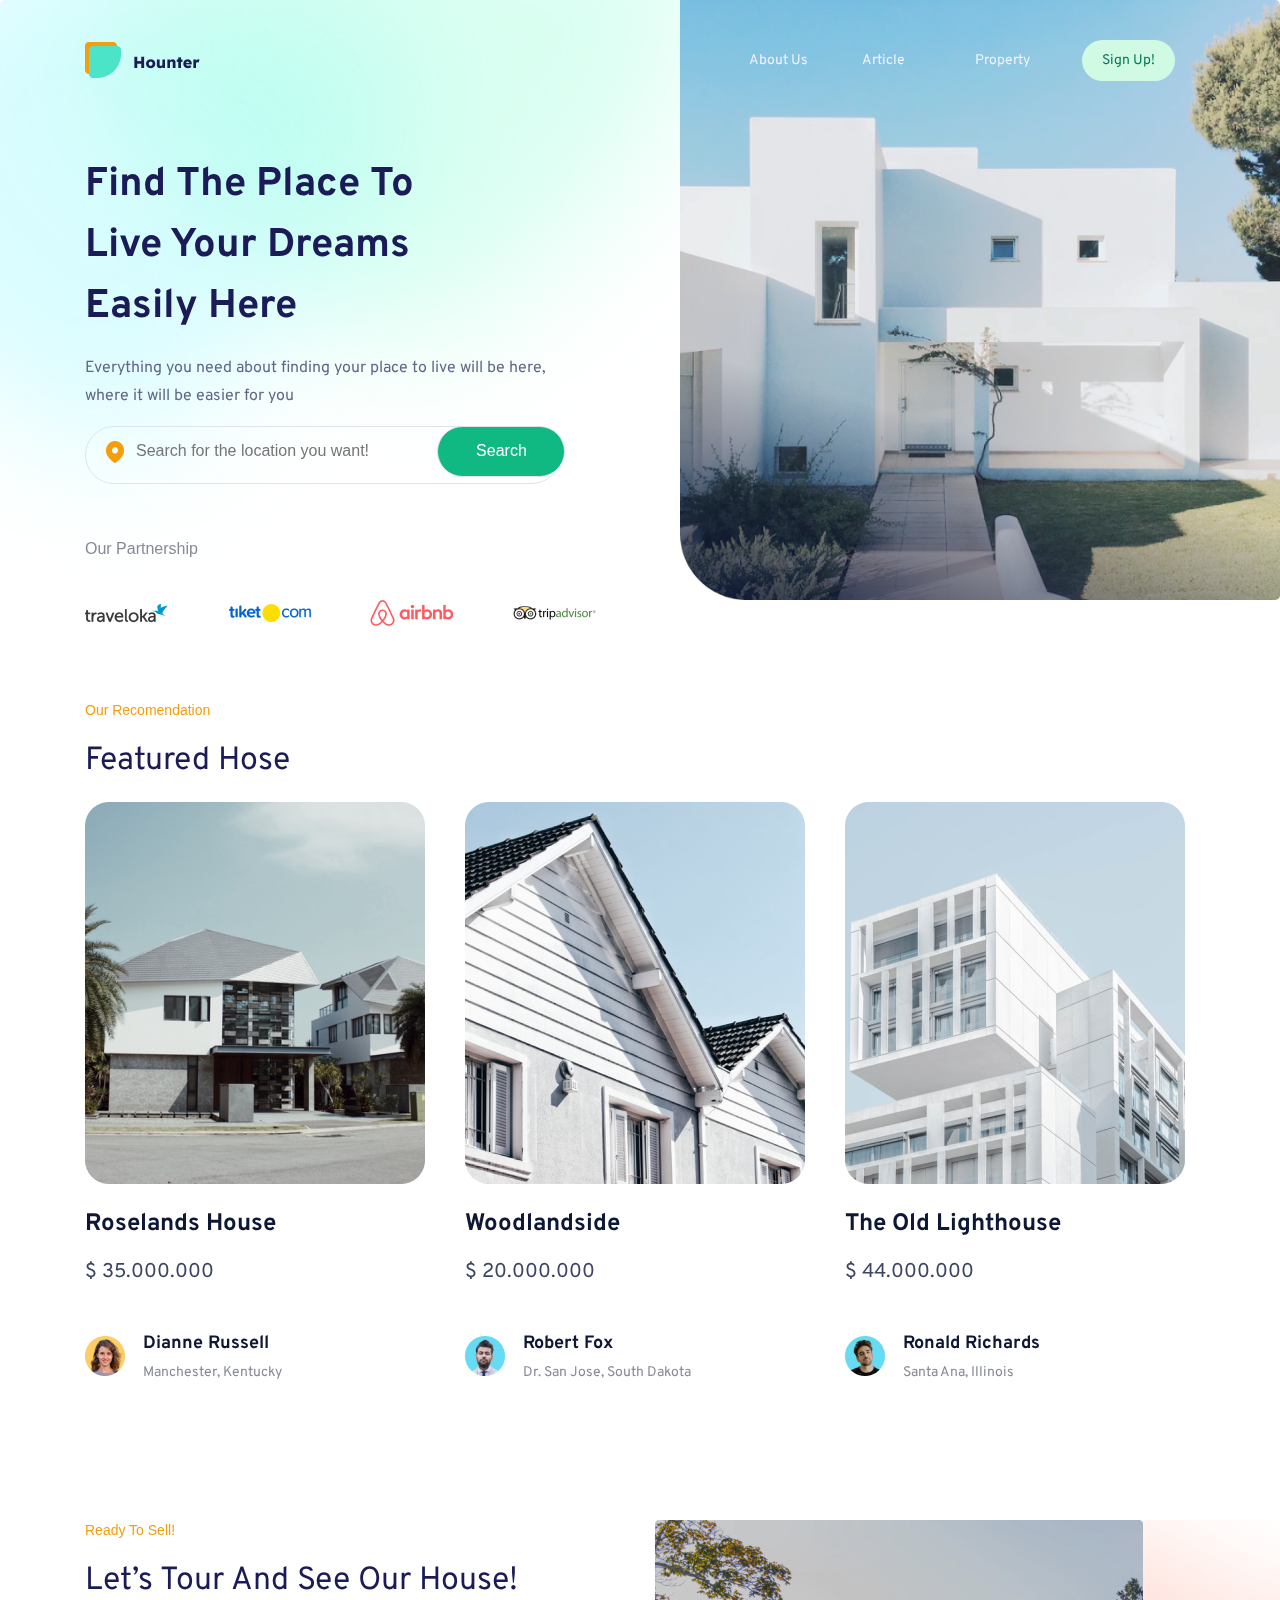
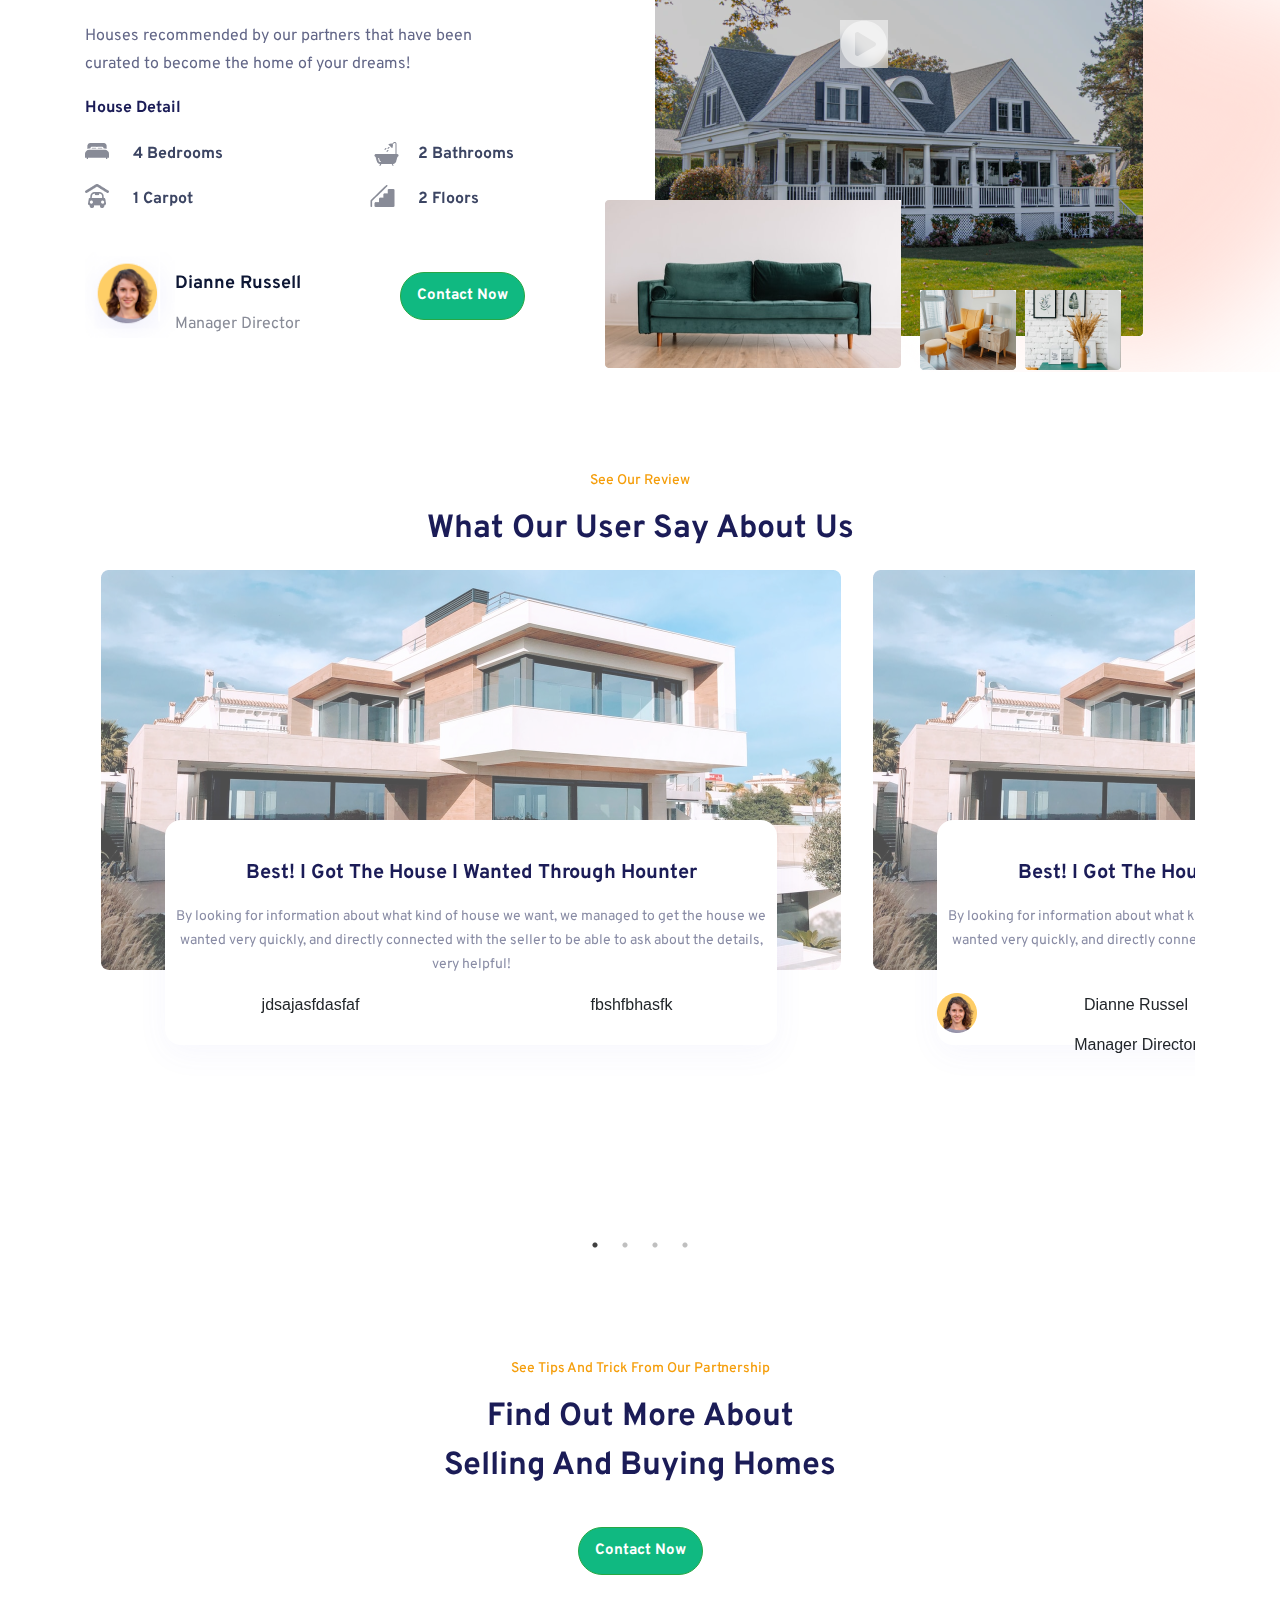
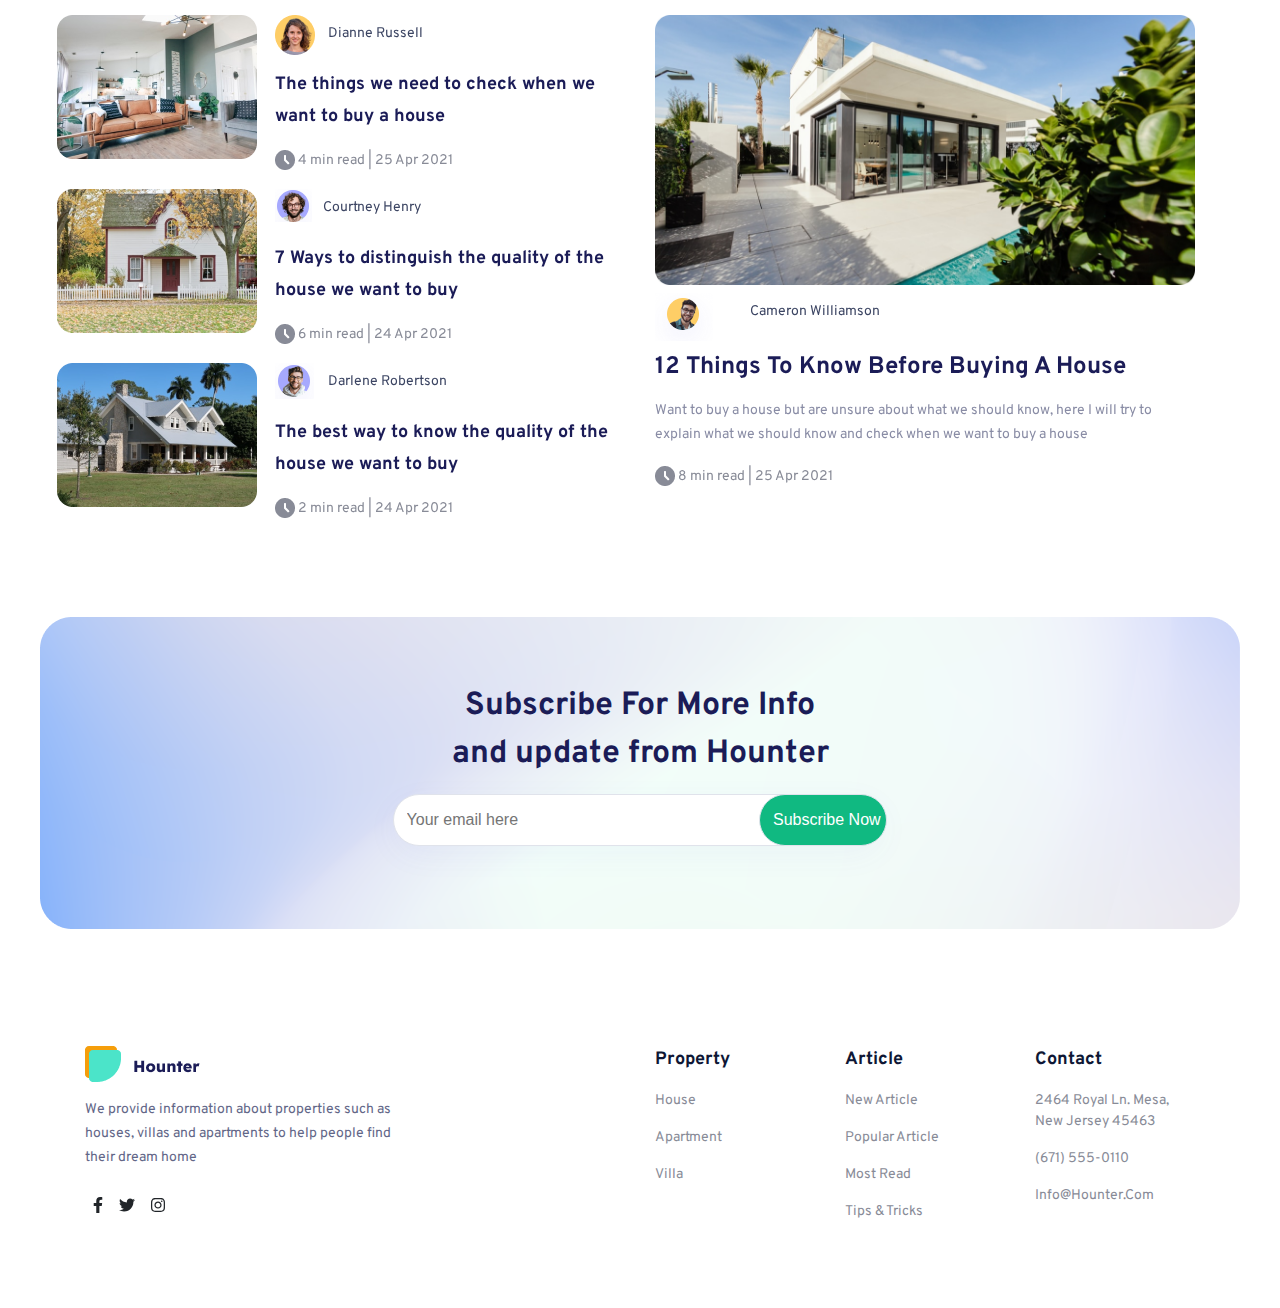
<file: hounter-html/hounter.html>
<!DOCTYPE html>
<html lang="en">
<head>
    <meta charset="UTF-8">
    <meta http-equiv="X-UA-Compatible" content="IE=edge">
    <meta name="viewport" content="width=device-width, initial-scale=1.0">
    <link rel="stylesheet" href="../css/bootstrap.css">
    <link rel="stylesheet" href="../css/bootstrap-reboot.css.map">
    <link rel="stylesheet" href="../css/bootstrap.min.css.map">
    <link rel="stylesheet" href="../css/bootstrap-grid.min.css.map">
    <link rel="stylesheet" href="../css/bootstrap.min.css">
    <link rel="preconnect" href="https://fonts.gstatic.com">
    <link href="https://fonts.googleapis.com/css2?family=Lexend:wght@300&display=swap" rel="stylesheet">
    <link rel="preconnect" href="https://fonts.gstatic.com">
    <link href="https://fonts.googleapis.com/css2?family=Overpass:wght@200;400&display=swap" rel="stylesheet">
    <link rel="preconnect" href="https://fonts.gstatic.com">
    <link href="https://fonts.googleapis.com/css2?family=Overpass:wght@200;400&display=swap" rel="stylesheet">
    <link rel="stylesheet" href="../css/hounter.css">
    <link rel="stylesheet" href="../hounter-html/fontawesome/css/all.min.css">    
    <link rel="stylesheet" href="../hounter-html/fontawesome/css/fontawesome.min.css">    
    <link rel="stylesheet" href="../plugins/slick-master/slick/slick.css">
    <link rel="stylesheet" type="text/css" href="../plugins/slick-master/slick/slick-theme.css">
    <title>Welcome to Hounter!</title>
</head>
<body>


    <nav class="navbar navbar-expand-lg navbar-light">
        <div class="container">
            <a class="navbar-brand" href="#">
                <img src="../images/logo-hounter.png" width="115">
            </a>
            <div class="collapse navbar-collapse">
                <div class="navbar-nav ml-auto">
                <a class="nav-link" style="color: #F0F3FD;" href="#">About Us</a>
                <a class="nav-link" style="color: #F0F3FD;" href="#">Article</a>
                <a class="nav-link" style="color: #F0F3FD;" href="#">Property</a>
                <a class="nav-link-1" style="color: #047857;" href="#">Sign Up!</a>
                </div>
            </div>
        </div>
    </nav>





    <section class="content-hounter-1">
        <div class="jumbotron">
            <div class="container content1">
                <div class="row">
                    <div class="col-6 top-bg">
                        <h1 class="tagline-hounter">
                            find the place to <br> live your dreams <br> easily here
                        </h1>
                        <p class="p-tagline mt-3">
                            Everything you need about finding your place to live will be here, <br> where it will be easier for you
                        </p> 
                        <div class="search">
                            <input type="text" class="search-bar" placeholder="Search for the location you want!">
                            <input type="button" class="search-btn" value="Search">
                        </div>
                            <p class="p1 mt-5">
                                Our Partnership 
                            </p>
                            <div class="row">
                                <div class="col-3">
                                    <img src="../images/logo-traveloka.png" alt="">
                                </div>
                                <div class="col-3">
                                    <img src="../images/logo-tiketcom.png" alt="">
                                </div>
                                <div class="col-3">
                                    <img src="../images/logo-airbnb.png" alt="">
                                </div>
                                <div class="col-3">
                                    <img src="../images/logo-advisor.png" alt="">
                                </div>
                            </div>
                        </div>
                    </div>
                </div>
            </div>
            
        </div>
    </section>



<section class="content-hounter-2 mt-5">
    <div class="container content2">
        <div class="row">
            <div class="col">
                <p class="p-recomendation">
                    Our Recomendation
                </p>
                <p class="p-featured">
                    Featured Hose
                </p>
            </div>
        </div>
    </div>
</section>



<section class="card-featured">
    <div class="container">
        <div class="row">
            <div class="col-4 card-house">
                <div class="img-card">
                    <img class="img-fluid" src="../images/img-card-1.png">
                    <div class="name-card">
                        <p class="name-card-1 mt-4">
                            Roselands House
                        </p>
                        <p class="price-card">
                            $ 35.000.000
                        </p>
                    </div>
                </div>
                <div class="mt-4">
                    <div class="row no-gutters">
                        <div class="col-md-2">
                            <img src="../images/icon-human-1.png" class="mt-4">
                        </div>
                        <div class="col-md-10">
                            <div class="card-body">
                                <p class="card-title-houses" style="margin-left: -20px;">
                                    Dianne Russell
                                </p>
                                <p class="card-text-houses" style="margin-left: -20px; margin-top: -10px;">
                                    Manchester, Kentucky
                                </p>
                            </div>
                        </div>
                    </div>
                </div>
            </div>
            <div class="col-4 card-house">
                <div class="img-card">
                    <img class="img-fluid" src="../images/img-card-2.png">
                    <div class="name-card">
                        <p class="name-card-1 mt-4">
                            Woodlandside
                        </p>
                        <p class="price-card">
                            $ 20.000.000
                        </p>
                    </div>
                </div>
                <div class="mt-4">
                    <div class="row no-gutters">
                        <div class="col-md-2">
                            <img src="../images/icon-human-2.png" class="mt-4">
                        </div>
                        <div class="col-md-10">
                            <div class="card-body">
                                <p class="card-title-houses" style="margin-left: -20px;">
                                    Robert Fox
                                </p>
                                <p class="card-text-houses" style="margin-left: -20px; margin-top: -10px;">
                                    Dr. San Jose, South Dakota
                                </p>
                            </div>
                        </div>
                    </div>
                </div>
            </div>
            <div class="col-4 card-house">
                <div class="img-card">
                    <img class="img-fluid" src="../images/img-card-3.png">
                    <div class="name-card">
                        <p class="name-card-1 mt-4">
                            The Old Lighthouse
                        </p>
                        <p class="price-card">
                            $ 44.000.000
                        </p>
                    </div>
                </div>
                <div class="mt-4">
                    <div class="row no-gutters">
                        <div class="col-md-2">
                            <img src="../images/icon-human-3.png" class="mt-4">
                        </div>
                        <div class="col-md-10">
                            <div class="card-body">
                                <p class="card-title-houses" style="margin-left: -20px;">
                                    Ronald Richards
                                </p>
                                <p class="card-text-houses" style="margin-left: -20px; margin-top: -10px;">
                                    Santa Ana, Illinois
                                </p>
                            </div>
                        </div>
                    </div>
                </div>
            </div>
        </div>
    </div>
</section>



<section class="bg-2">
    <div class="container content-3">
        <div class="row">
            <div class="col-6">
                <p class="p-recomendation">
                    Ready to Sell!
                </p>
                <p class="p-featured">
                    Let’s tour and see our house!
                </p>
                <p class="p-houses">
                    Houses recommended by our partners that have been <br> curated to become the home of your dreams!
                </p>
                <p class="p-detail">
                    House Detail
                </p>
                <div class="row row-cols-2">
                    <div class="col">
                        <div class="row">
                            <div class="col-2">
                                <img src="../images/icon-bedrooms.png">
                            </div>
                            <div class="col-10 pt-1">
                                <p class="p-icon">4 Bedrooms</p>
                            </div>
                        </div>
                    </div>
                    <div class="col">
                        <div class="row">
                            <div class="col-2">
                                <img src="../images/icon-bathrooms.png">
                            </div>
                            <div class="col-10 pt-1">
                                <p class="p-icon">2 Bathrooms</p>
                            </div>
                        </div>
                    </div>
                    <div class="col">
                        <div class="row">
                            <div class="col-2">
                                <img src="../images/icon-carpot.png">
                            </div>
                            <div class="col-4 pt-1">
                                <p class="p-icon">1 Carpot</p>
                            </div>
                        </div>
                    </div>
                    <div class="col">
                        <div class="row">
                            <div class="col-2">
                                <img src="../images/icon-floors.png">
                            </div>
                            <div class="col-4 pt-1">
                                <p class="p-icon">2 Floors</p>
                            </div>
                        </div>
                    </div>
                </div>
                <div class="mt-4">
                    <div class="row no-gutters">
                        <div class="col-md-2">
                            <img src="../images/card-humann.png" class="card-img">
                        </div>
                        <div class="col-md-5">
                            <div class="card-body">
                                <p class="card-title-3" style="margin-left: -20px;">
                                    Dianne Russell
                                </p>
                                <p class="card-text-3" style="margin-left: -20px;">
                                    Manager Director
                                </p>
                            </div>
                        </div>
                        <div class="col-md-5">
                            <button type="button" class="btn btn-success btn-lg">Contact Now</button>
                        </div>
                    </div>
                </div>
            </div>
            <div class="col-6">
                <div>
                    <img src="../images/image-2.png">
                </div>
                <div>
                    <img src="../images/image-3.png" style="position: absolute; top:280px ; right: 309px;">
                    <i class="fas fa-play-circle" style="position: absolute; height: 48px; width: 48px; 
                    top: 100px; left: 200px;"></i>
                </div>
                <div>
                    <img src="../images/image-4.png" style="position: absolute; left: 385px; top: 370px;">
                </div>
                <div>
                    <img src="../images/image-5.png" style="position: absolute; left: 280px; top: 370px;">
                </div>
            </div>
        </div>
    </div>
</section>



<section>
    <div class="container content-4">
        <div class="row">
            <div class="col">
                <p class="p-content4 text-center">
                    See Our Review
                </p>
                <p class="text-center p-what">
                    What Our User Say About Us
                </p>
                <div class="c-what slider">
                    <div class="">
                        <img width="740"  class="ml-3 mr-3" src="../images/image-6.png" alt="">
                        <div class="container">
                            <div style=" position: relative; top: -150px; width: 612px; margin: auto; height: 225px;text-align: center; background-color: #Ffff;" class="card-what pt-2">
                                <p class="p-best">
                                    Best! I got the house I wanted through Hounter
                                </p>
                                <p class="p-through">
                                    By looking for information about what kind of house we want, we managed to get the house we wanted very quickly,
                                    and directly connected with the seller to be able to ask about the details, very helpful!
                                </p>
                                <div class="row">
                                    <div class="col-6">
                                        jdsajasfdasfaf
                                    </div>
                                    <div class="col-6">
                                        fbshfbhasfk
                                    </div>
                                </div>
                            </div>
                        </div>
                    </div>
                    <div class="">
                        <img width="740" class="ml-3 mr-3" src="../images/image-6.png" alt="">
                        <div class="container">
                            <div style=" position: relative; top: -150px; width: 612px; margin: auto; height: 225px;text-align: center; background-color: #Ffff;" class="card-what pt-2">
                                <p class="p-best">
                                    Best! I got the house I wanted through Hounter
                                </p>
                                <p class="p-through">
                                    By looking for information about what kind of house we want, we managed to get the house we wanted very quickly,
                                    and directly connected with the seller to be able to ask about the details, very helpful!
                                </p>
                                <div class="row">
                                    <div class="col-6">
                                        <div class="row">
                                            <div class="col-4">
                                                <img src="../images/icon-human-1.png">
                                            </div>
                                            <div class="col-8">
                                                <p>Dianne Russel</p>
                                                <p>Manager Director</p>
                                            </div>
                                        </div>
                                    </div>
                                    <div class="col-6">
                                        
                                    </div>
                                </div>
                            </div>
                        </div>
                    </div>
                    <div class="">
                        <img width="740" class="ml-3 mr-3" src="../images/image-6.png" alt="">
                        <div class="container">
                            <div style=" position: relative; top: -150px; width: 612px; margin: auto; height: 225px;text-align: center; background-color: #Ffff;" class="card-what pt-2">
                                <p class="p-best">
                                    Best! I got the house I wanted through Hounter
                                </p>
                                <p class="p-through">
                                    By looking for information about what kind of house we want, we managed to get the house we wanted very quickly,
                                    and directly connected with the seller to be able to ask about the details, very helpful!
                                </p>
                                <div class="row">
                                    <div class="col-6">
                                        jdsajasfdasfaf
                                    </div>
                                    <div class="col-6">
                                        fbshfbhasfk
                                    </div>
                                </div>
                            </div>
                        </div>
                    </div>
                    <div class="">
                        <img width="740" class="ml-3 mr-3" src="../images/image-6.png" alt="">
                            <div class="container">
                                <div style=" position: relative; top: -150px; width: 612px; margin: auto; height: 225px;text-align: center; background-color: #Ffff;" class="card-what pt-2">
                                    <p class="p-best">
                                        Best! I got the house I wanted through Hounter
                                    </p>
                                    <p class="p-through">
                                        By looking for information about what kind of house we want, we managed to get the house we wanted very quickly,
                                        and directly connected with the seller to be able to ask about the details, very helpful!
                                    </p>
                                    <div class="row">
                                        <div class="col-6">
                                            jdsajasfdasfaf
                                        </div>
                                        <div class="col-6">
                                            fbshfbhasfk
                                        </div>
                                    </div>
                                </div>
                            </div>
                        </div>
                    </div>
                </div>
            </div>
        </div>
    </div>
</section>


<section>
    <div class="container content-5">
        <div class="row">
            <div class="col-md-12">
                <p class="p-content4 text-center">
                    See tips and trick from our partnership
                </p>
                <p class="p-what text-center">
                    Find out more about <br>
                    selling and buying homes
                </p>
            </div>
        </div>
    </div>
    <div class="container">
        <div class="row">
            <div class="col-md-12 text-center">
                <button type="button" class="btn btn-success btn-lg text-center">Contact Now</button>
            </div>
        </div>
    </div>
</section>


<section>
    <div class="container content-6">
        <div class="row">
            <div class="col-md-6">
                <div class="row">
                    <div class="col-4" >
                        <img style="margin-left: -28px;" src="../images/img-card-9.png" alt="">
                    </div>
                    <div class="col-8">
                        <div class="row">
                            <div class="col-2">
                                <img src="../images/icon-human-1.png">
                            </div>
                            <div class="col-10">
                                <p class="p-dianne mt-2" style="margin-left: -10px;">
                                    Dianne Russell
                                </p>
                            </div>
                        </div>
                        <p class="p-the mt-2">
                            The things we need to check when we want to buy a house
                        </p>
                        <p class="p-date-1">
                            <img src="../images/clock.png">
                            4 min read | 25 Apr 2021
                        </p>
                    </div>
                    <div class="col-4" >
                        <img style="margin-left: -28px;" src="../images/img-card-10.png" alt="">
                    </div>
                    <div class="col-8">
                        <div class="row">
                            <div class="col-2">
                                <img src="../images/icon-human-5.png">
                            </div>
                            <div class="col-10">
                                <p class="p-dianne mt-2" style="margin-left: -15px;" >
                                    Courtney Henry
                                </p>
                            </div>
                        </div>
                        <p class="p-the mt-2">
                            7 Ways to distinguish the quality of the house we want to buy
                        </p>
                        <p class="p-date-1">
                            <img src="../images/clock.png">
                            6 min read | 24 Apr 2021
                        </p>
                    </div>
                    <div class="col-4" >
                        <img style="margin-left: -28px;" src="../images/img-card-11.png" alt="">
                    </div>
                    <div class="col-8">
                        <div class="row">
                            <div class="col-2">
                                <img src="../images/icon-human-6.png">
                            </div>
                            <div class="col-10">
                                <p class=" p-dianne mt-2" style="margin-left: -10px;">
                                    Darlene Robertson
                                </p>
                            </div>
                        </div>
                        <p class="p-the mt-2">
                            The best way to know the quality of the house we want to buy
                        </p>
                        <p class="p-date-1">
                            <img src="../images/clock.png">
                            2 min read | 24 Apr 2021
                        </p>
                    </div>
                </div>
            </div>
            <div class="col-md-6">
                <div class="content-card">
                    <img src="../images/img-card-8.png" class="card-img-top" alt="">
                    <div class="row">
                        <div class="col-2">
                            <img class="mt-2" src="../images/icon-human-4.png">
                        </div>
                        <div class="col-10">
                            <p class="p-cameron mt-3">
                                Cameron Williamson
                            </p>
                        </div>
                    </div>
                    <div class="body-card">
                        <p class="p-12things">
                            12 Things to know before buying a house
                        </p>
                        <p class="p-want">
                            Want to buy a house but are unsure about what we should know,
                            here I will try to explain what we should know and check when we want to buy a house
                        </p>
                        <span class="p-date">
                            <img src="../images/clock.png">
                            8 min read | 25 Apr 2021
                        </span>
                    </div>
                </div>
            </div>
        </div>
    </div>
</section>

<section class="content-hounter-end">
    <div class="container content-7">
        <div class="row">
            <div class="col-12">
                <p class="p-subscribe text-center">
                    Subscribe For More Info <br>
                    and update from Hounter
                </p>
                <div class="search-2 text-center">
                    <input type="text" class="search-bar-2" style="width: 490px;" placeholder="Your email here">
                    <input type="button" class="search-btn-2" value="Subscribe Now">
                </div>
            </div>
        </div>
    </div>
</section>

<section>
    <footer class="footer-hounter">
        <div class="container">
            <div class="row">
                <div class="col-md-6">
                    <img src="../images/logo-hounter.png" alt="">
                    <p class="p-footer mt-3">
                        We provide information about properties such as <br> houses,
                        villas and apartments to help people find <br> their dream home
                    </p>
                    <div class="d-flex flex-row">
                        <div class="p-2">
                            <i class="fab fa-facebook-f"></i>
                        </div>
                        <div class="p-2">
                            <i class="fab fa-twitter"></i>
                        </div>
                        <div class="p-2">
                            <i class="fab fa-instagram"></i>
                        </div>
                    </div>
                </div>
                <div class="col-md-2">
                    <p class="t-footer-1">
                        Property
                    </p>
                    <p class="p-footer-1">
                        House
                    </p>
                    <p class="p-footer-1">
                        Apartment
                    </p>
                    <p class="p-footer-1">
                        Villa
                    </p>
                </div>
                <div class="col-md-2">
                    <p class="t-footer-1">
                        Article
                    </p>
                    <p class="p-footer-1">
                        New Article
                    </p>
                    <p class="p-footer-1">
                        Popular Article
                    </p>
                    <p class="p-footer-1">
                        Most Read
                    </p>
                    <p class="p-footer-1">
                        Tips & Tricks
                    </p>
                </div>
                <div class="col-md-2">
                    <p class="t-footer-1">
                        Contact
                    </p>
                    <p class="p-footer-1">
                        2464 Royal Ln. Mesa, New Jersey 45463
                    </p>
                    <p class="p-footer-1">
                        (671) 555-0110
                    </p>
                    <p class="p-footer-1">
                        info@hounter.com
                    </p>
                </div>
            </div>
        </div>
    </footer>
</section>

<script src="../js/jquery-3.6.0.min.js"></script>
<script src="../hounter-html/fontawesome/js/all.min.js"></script>
<script src="../hounter-html/fontawesome/js/fontawesome.min.js"></script>
<script src="../plugins/slick-master/slick/slick.js"></script>

<script>
    $(".c-what").slick({
        dots: true,
        infinite: true,
        variableWidth: true
    });
</script>
</body>
</html>
</file>
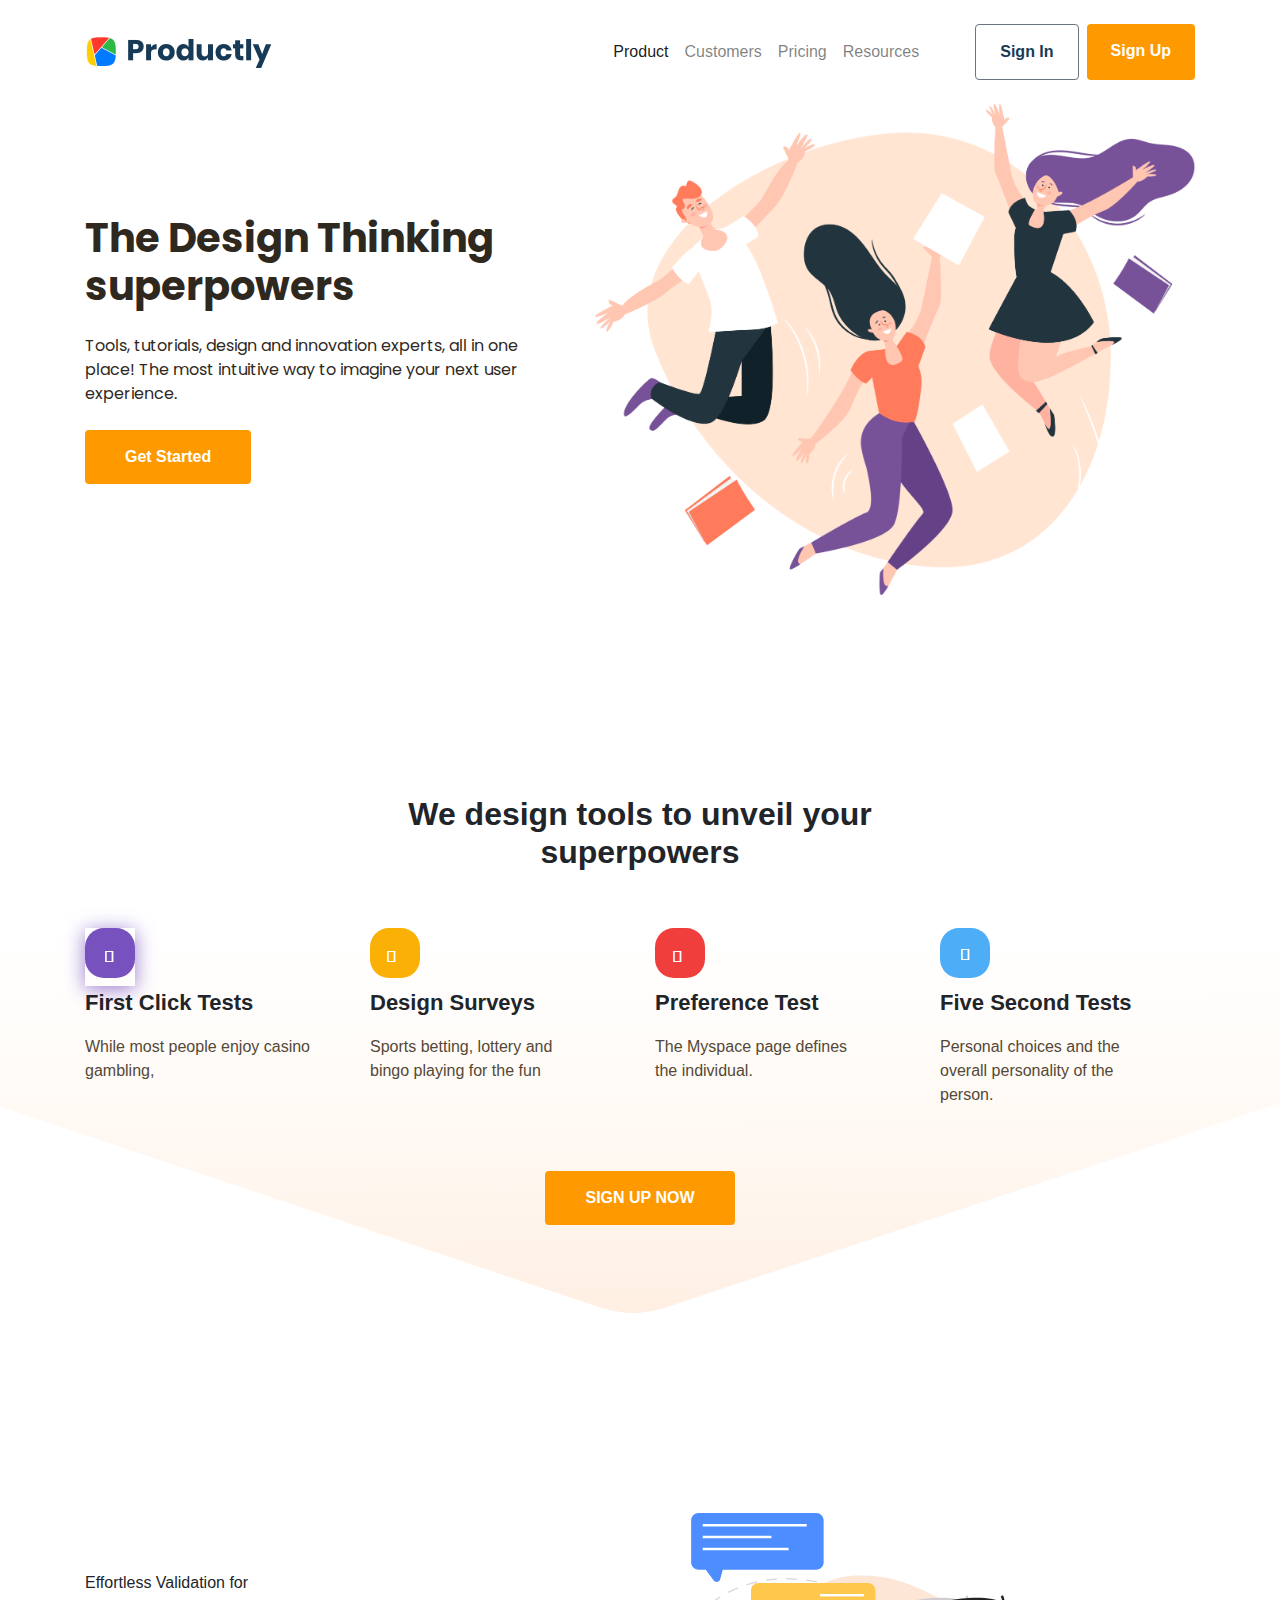
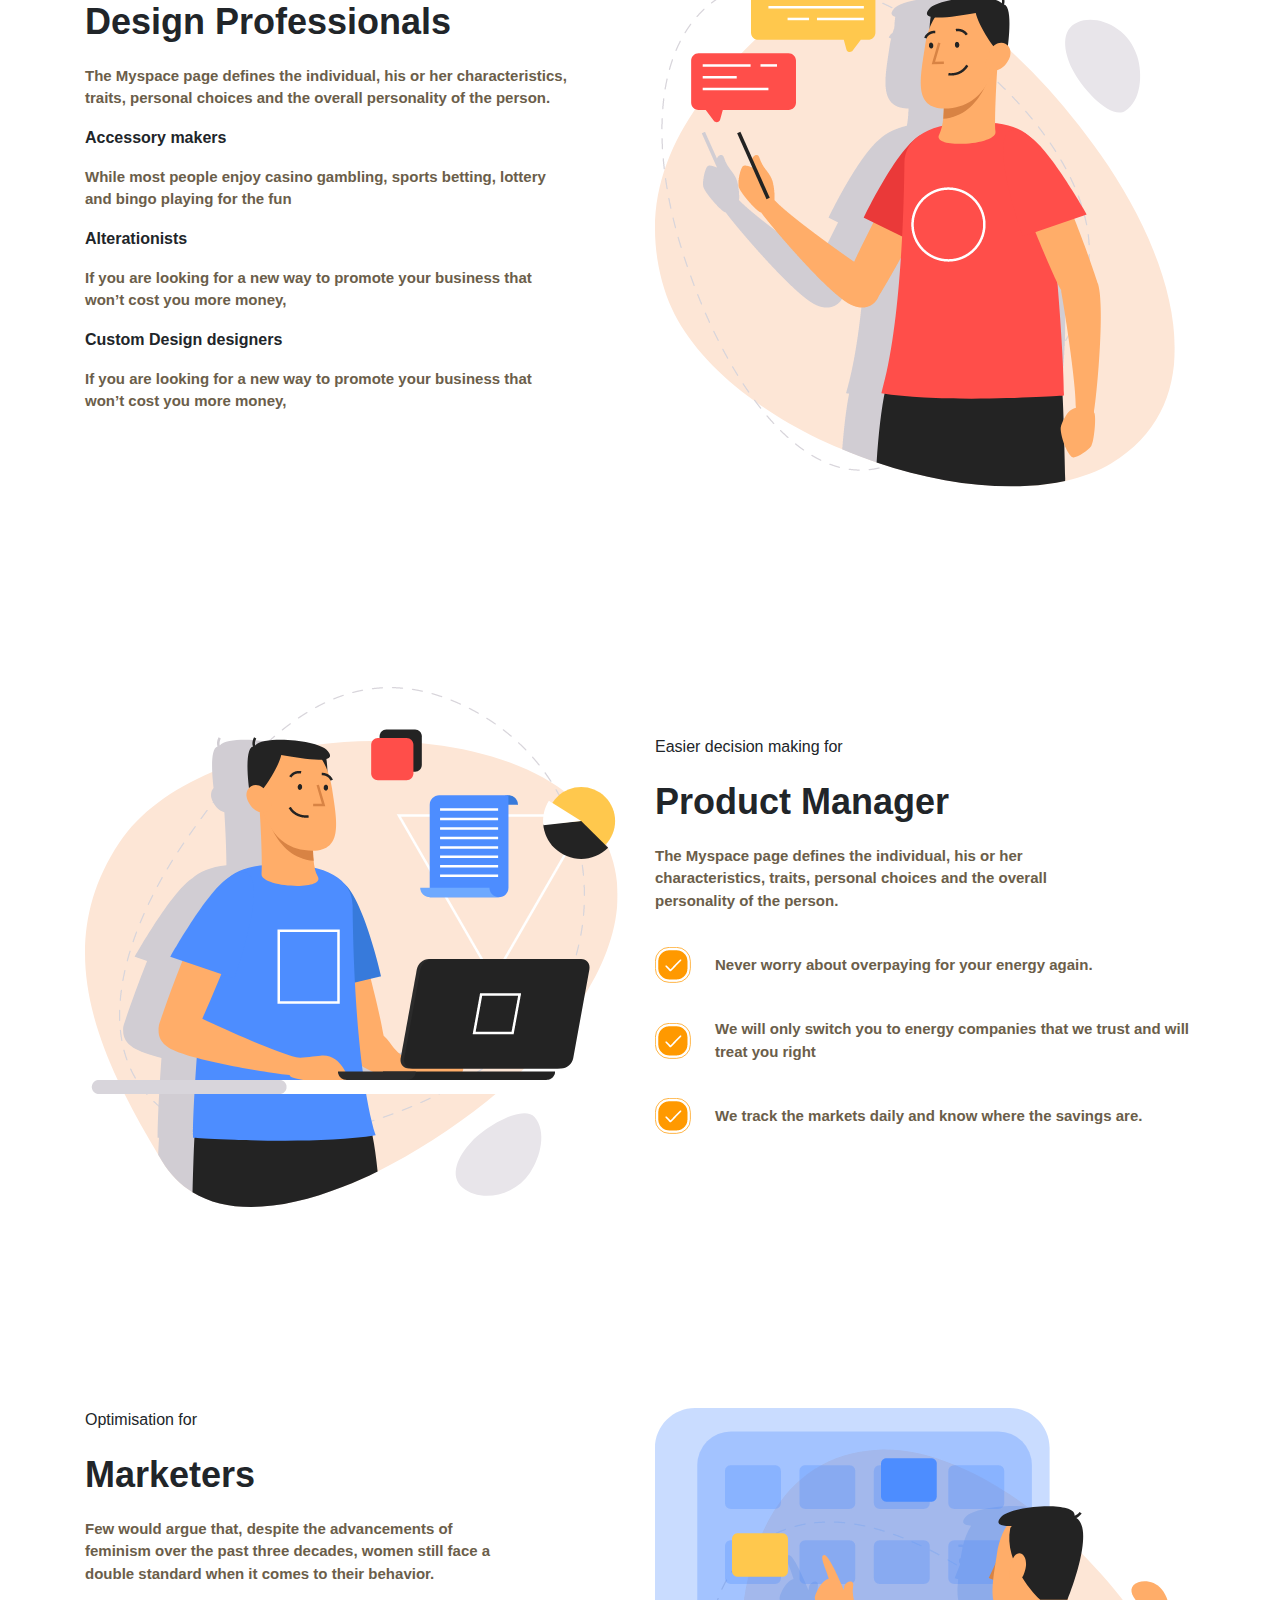
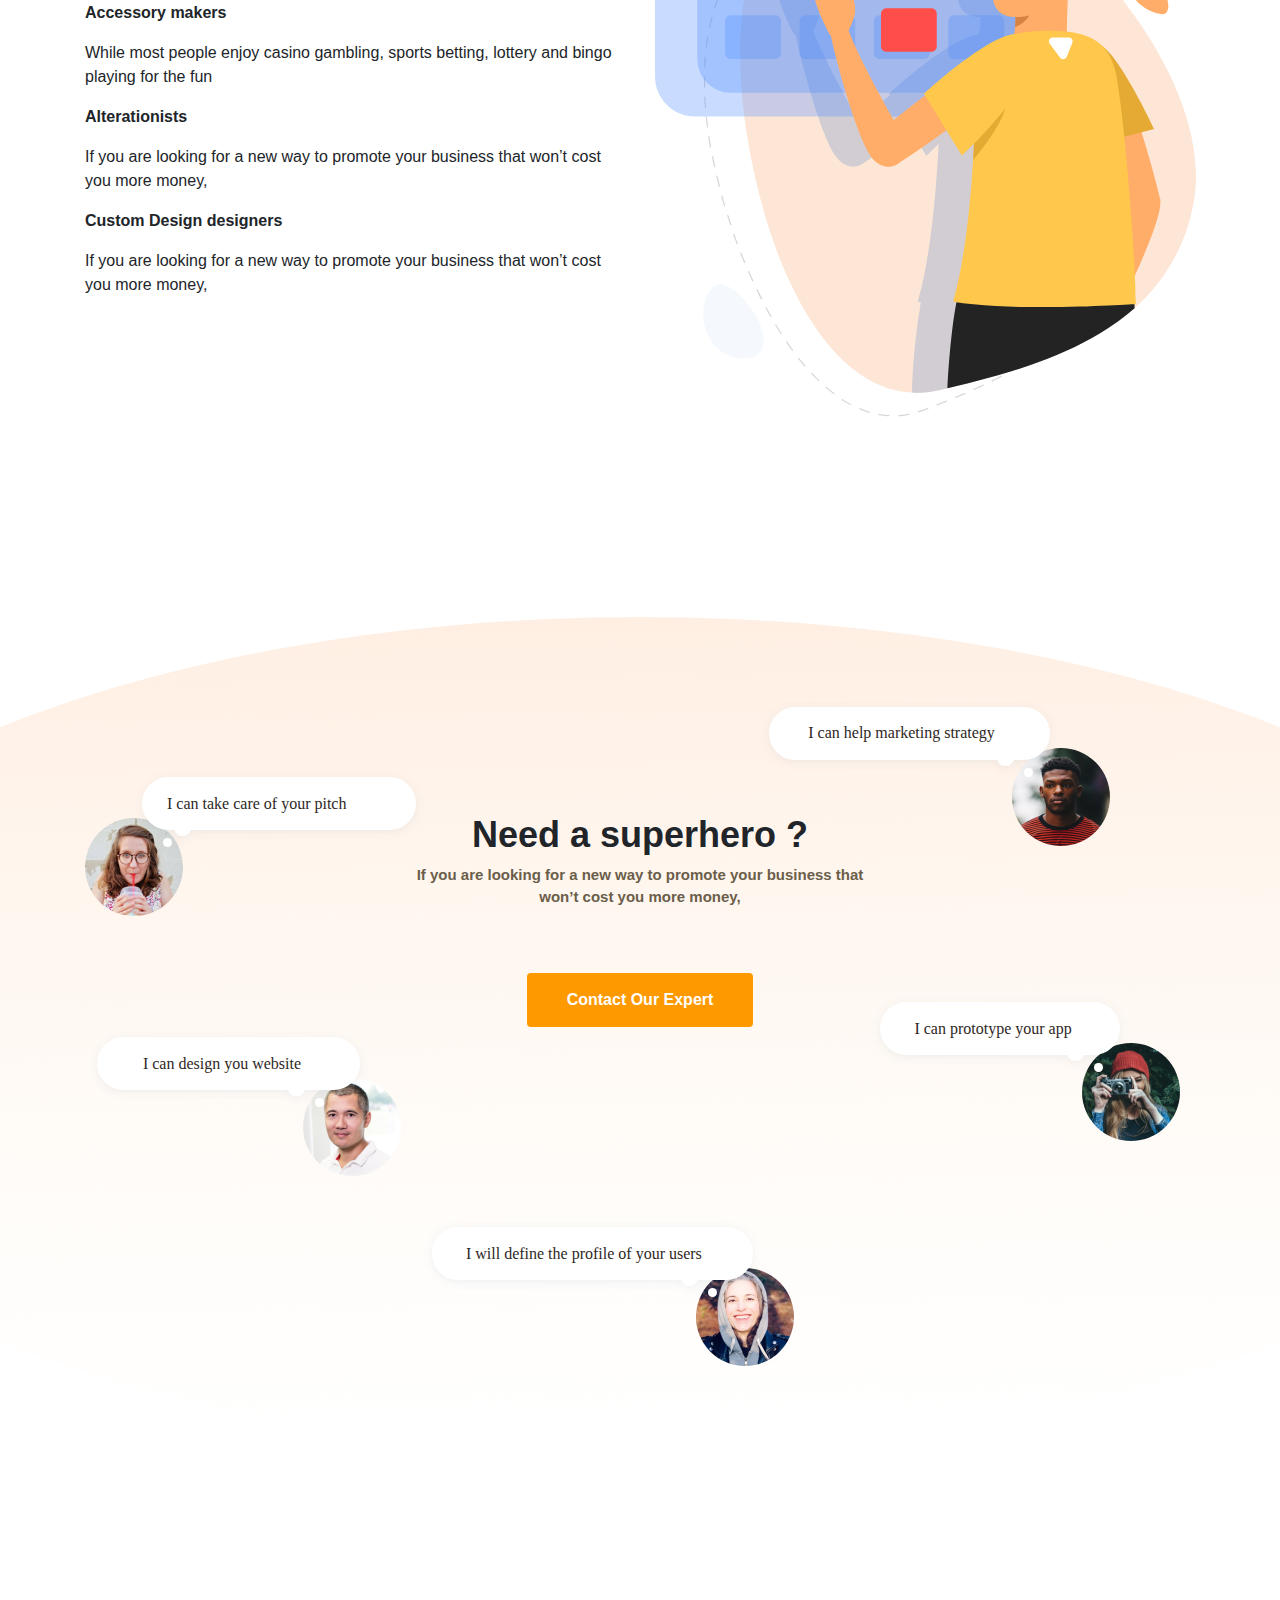
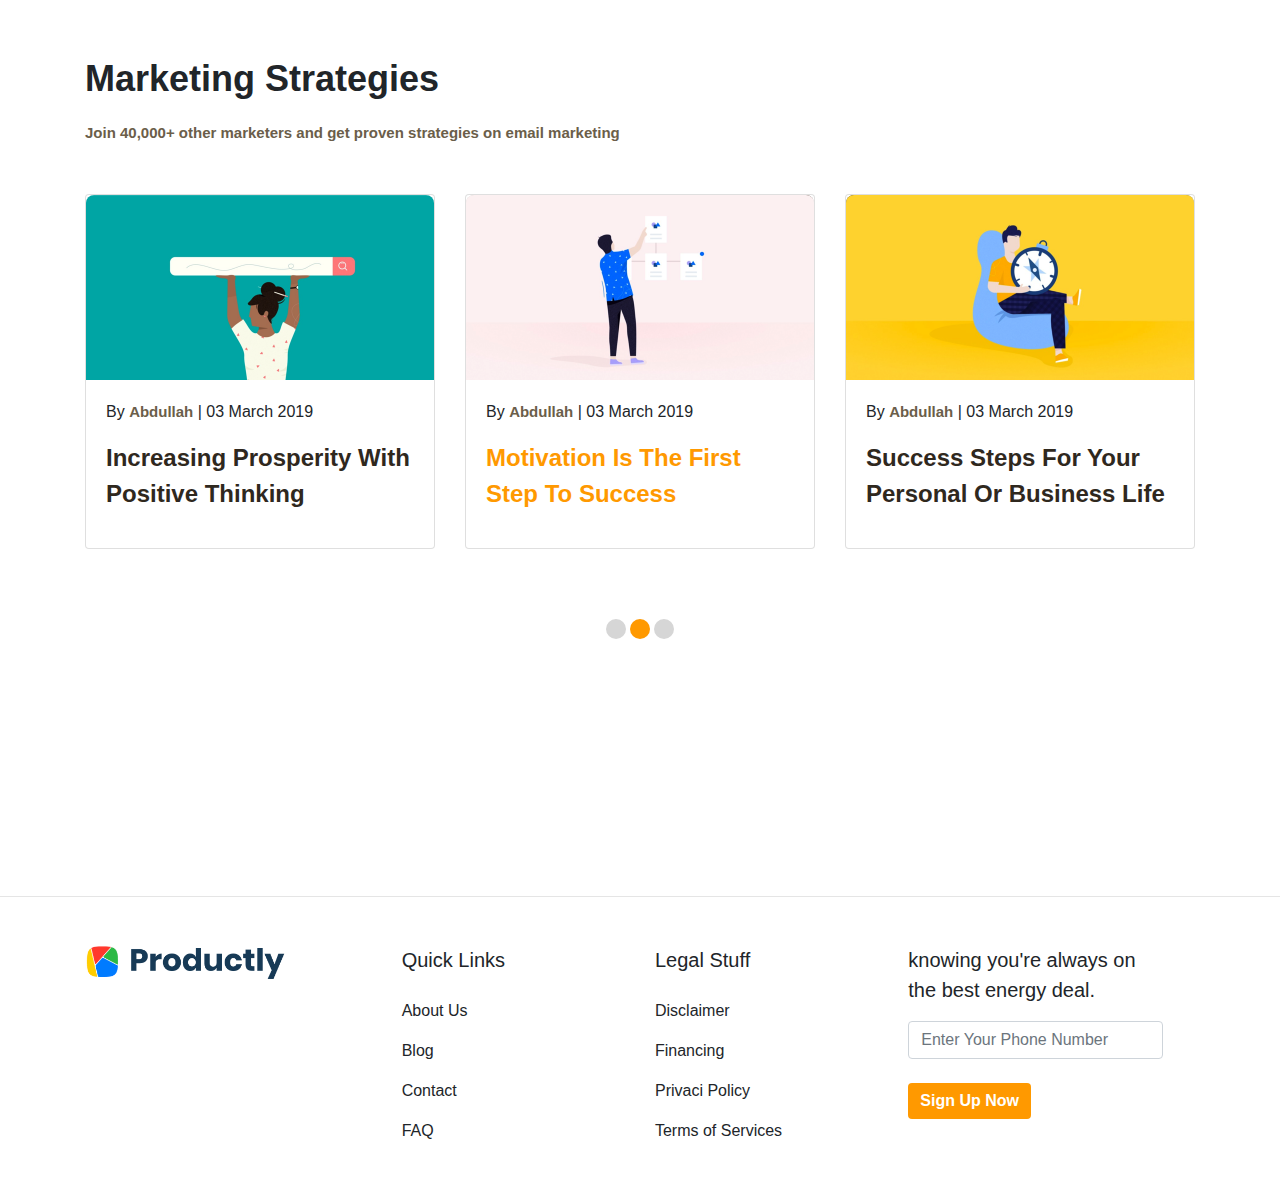
<file: css/bwa1/html/bwa.html>
<!DOCTYPE html>
<html lang="en">
<head>
    <meta charset="UTF-8">
    <meta http-equiv="X-UA-Compatible" content="IE=edge">
    <meta name="viewport" content="width=device-width, initial-scale=1.0">
    <link rel="stylesheet" href="../css/bootstrap.css">
    <link rel="stylesheet" href="../css/bwa.css">
    <link rel="stylesheet" href="../css/bootstrap-grid.min.css.map">
    <link rel="stylesheet" href="../css/bootstrap-grid.css">
    <link rel="stylesheet" href="../css/bootstrap-reboot.min.css.map">
    <link rel="preconnect" href="https://fonts.gstatic.com">
    <link rel="preconnect" href="https://fonts.gstatic.com">
    <link href="https://fonts.googleapis.com/css2?family=Poppins:wght@300;700&display=swap" rel="stylesheet">
    <title>Siskiwi</title>
</head>
<body>
    <nav class="navbar py-4 navbar-expand-lg navbar-light">
        <div class="container">
                <a class="navbar-logo" href="#">
                    <img src="../images/logo.png" width="187">
                </a>
            <div class="collapse navbar-collapse" id="navbarSupportedContent">
                <ul class="navbar-nav ml-auto">
                    <li class="nav-item active align-self-center">
                        <a class="nav-link" href="#">Product<span class="sr-only">(current)</span></a>
                    </li>
                    <li class="nav-item align-self-center">
                        <a class="nav-link" href="#">Customers</a>
                    </li>
                    <li class="nav-item align-self-center">
                        <a class="nav-link" href="#">Pricing</a>
                    </li>
                    <li class="nav-item align-self-center">
                        <a class="nav-link" href="#">Resources</a>
                    </li>
                    <a class="btn px-4 btn-secondary ml-5" href="#" role="button">Sign In</a>
                    <a class="btn px-4 btn-primary ml-2" href="#" role="button">Sign Up</a>
                </ul>
            </div>
        </div>
    </nav>



    <section class="herobwa">
        <div class="container">
            <div class="row">
                <div class="col align-self-center">
                    <h1 class="titlebwa mb-4">
                        The Design Thinking superpowers
                    </h1>
                    <p class="pbwa mb-4">
                        Tools, tutorials, design and innovation experts, all in one place! The most intuitive way to imagine your next user experience.
                    </p>
                    <a class="btn btn-primary" href="#" role="button">Get Started</a>
                </div>
                <div class="col d-none d-sm-block">
                    <img width="600" src="../images/hero-icon.png">
                </div>
            </div>
        </div>
    </section>



    <section class="contentbwa mb-5">
        <div class="container">
            <div class="row">
                <div class="col">
                    <h2 class="titlecontent" >
                        We design tools to unveil your <br> superpowers
                    </h2>
                </div>
            </div>
        </div>
    </section>



    <section class="contentbwa1">
        <div class="container">
            <div class="row">
                <div class="col-md-3">
                    <div>
                        <img class="icon1 pb-2" src="../images/icon1.png">
                    </div>
                    <div class="icon-text">
                        <p class="title-flex">First Click Tests</p>
                        <p class="text-card">While most people enjoy casino gambling,</p>
                    </div>
                </div>
                <div class="col-md-3">
                    <div class="icon-card">
                        <img class="icon2 pb-2" src="../images/icon2.png">
                    </div>  
                    <div class="icon-text">
                        <p class="title-flex">Design Surveys</p>
                        <p class="text-card">Sports betting, lottery and <br> bingo playing for the fun</p>
                    </div>
                </div>
                <div class="col-md-3">
                    <div class="icon-card">
                        <img class="icon3 pb-2" src="../images/icon3.png">
                    </div>
                    <div class="icon-text">
                        <p class="title-flex">Preference Test</p>
                        <p class="text-card">The Myspace page defines <br> the individual.</p>
                    </div>
                </div>
                <div class="col-md-3">
                    <div class="icon-card">
                        <img class="icon4 pb-2" src="../images/icon4.png">
                    </div>
                    <div class="icon-text">
                        <p class="title-flex">Five Second Tests</p>
                        <p class="text-card">Personal choices and the <br> overall personality of the <br> person. </p>
                    </div>
                </div>
            </div>
            <div class="row">
                <div class="container">
                    <div class="col-md-12 text-center">
                        <a class="btn btn-primary mt-5" href="#" role="button">SIGN UP NOW</a>
                    </div>
                </div>
            </div>
        </div>
    </section>



    
    <section>
        <div class="container mt-5">
            <div class="row content-1">
                <div class="col-md-6 align-self-center">
                    <p class="p-content">
                        Effortless Validation for
                    </p>
                    <p class="title-content">
                        Design Professionals
                    </p>
                    <p class="font-weight-bolder">
                        The Myspace page defines the individual, his or her characteristics,<br>
                        traits, personal choices and the overall personality of the person. 
                    </p>
                    <p class="font-weight-bold">
                        Accessory makers
                    </p>
                    <p class="font-weight-bolder">
                        While most people enjoy casino gambling, sports betting, lottery <br>
                        and bingo playing for the fun
                    </p>
                    <p class="font-weight-bold">
                        Alterationists
                    </p>
                    <p class="font-weight-bolder">
                        If you are looking for a new way to promote your business that <br>
                        won’t cost you more money, 
                    </p>
                    <p class="font-weight-bold">
                        Custom Design designers
                    </p>
                    <p class="font-weight-bolder">
                        If you are looking for a new way to promote your business that <br>
                        won’t cost you more money, 
                    </p>
                </div>
                <div class="col-md-6">
                    <img src="../images/Image.png">
                </div>
            </div>
        </div>
    </section>



    <section>
        <div class="container mt-5">
            <div class="row content-2">
                <div class="col-md-6">
                    <img src="../images/Image1.png">
                </div>
                <div class="col-md-6 align-self-center">
                    <p>
                        Easier decision making for
                    </p>
                    <p class="title-content">
                        Product Manager
                    </p>
                    <p class="font-weight-bolder">
                        The Myspace page defines the individual, his or her <br> characteristics, 
                        traits, personal choices and the overall <br> personality of the person. 
                    </p>
                    <div class="col-content">
                        <div class="item-content">
                            <img src="../images/icon-centang.png">
                                <span class="align-self-center font-weight-bolder">
                                    Never worry about overpaying for your energy again. 
                                </span>
                        </div>
                        <div class="item-content">
                            <img src="../images/icon-centang.png">
                            <span class="align-self-center font-weight-bolder">
                                We will only switch you to energy companies that we trust and will treat you right
                            </span>
                        </div>
                        <div class="item-content">
                            <img src="../images/icon-centang.png">
                            <span class="align-self-center font-weight-bolder">
                                We track the markets daily and know where the savings are.
                            </span>
                        </div>
                    </div>
                </div>
            </div>
        </div>
    </section>



<section>
    <div class="container mt-5">
        <div class="row content-3">
            <div class="col-md-6">
                <p>
                    Optimisation for
                </p>
                <p class="title-content">
                    Marketers
                </p>
                <p class="font-weight-bolder">
                    Few would argue that, despite the advancements of <br>
                    feminism over the past three decades, women still face a <br>
                    double standard when it comes to their behavior. 
                </p>
                <p class="font-weight-bold">
                    Accessory makers
                </p>
                <p>
                    While most people enjoy casino gambling, sports betting, lottery and bingo playing for the fun
                </p>
                <p class="font-weight-bold">
                    Alterationists
                </p>
                <p>
                    If you are looking for a new way to promote your business that won’t cost you more money, 
                </p>
                <p class="font-weight-bold">
                    Custom Design designers
                </p>
                <p>
                    If you are looking for a new way to promote your business that won’t cost you more money, 
                </p>
            </div>
            <div class="col-md-6">
                <img src="../images/Image2.png">
            </div>
        </div>
    </div>
</section>




<section class="contentbwa2">
    <div class="container">
        <div class="row">
            <div class="col pt-5">
                <img src="../images/5.svg " style="position: absolute; top: 150px;">
                <img src="../images/3.svg" style="position: absolute; right: 100px; top: 80px;">
                <div class="content-tengah text-center">
                    <h2 class="title-content text-center pt-5">
                        Need a superhero ?
                    </h2>
                    <p class="p-blue text-center font-weight-bolder">
                        If you are looking for a new way to promote your business that <br> won’t cost you more money, 
                    </p>
                    <a class="btn btn-primary text-center mt-5" href="#" role="button">Contact Our Expert</a>
                </div>
                <img src="../images/1.svg" style="position: absolute;">
                <img src="../images/4.svg" style="position: absolute; top:375px; right: 30px;">
                <img src="../images/2.svg" style="position: absolute; left: 350px; top: 600px;">
            </div>
        </div>
    </div>
</section>



<section>
    <div class="container contentbwa3">
        <div class="row">
            <div class="col">
                <p class="title-content">
                    Marketing Strategies
                </p>
                <p class="font-weight-bolder text-content-card">
                    Join 40,000+ other marketers and get proven strategies on email marketing
                </p>
            </div>
        </div>
        <div class="row">
            <div class="col-md-4">
                <div class="card">
                    <img class="img-card" src="../images/img-card.png">
                    <div class="card-body">
                        <p>
                            By <span class="font-weight-bolder">Abdullah</span> |  03 March 2019
                        </p>
                        <p class="title-card">
                            Increasing Prosperity With Positive Thinking
                        </p>
                    </div>
                </div>
            </div>
            <div class="col-md-4">
                <div class="card">
                    <img class="img-card" src="../images/img-card-1.png">
                    <div class="card-body">
                        <p>
                            By <span class="font-weight-bolder">Abdullah</span> | 03 March 2019
                        </p>
                        <p class="title-card-1">
                            Motivation Is The First Step To Success
                        </p>
                    </div>
                </div>
            </div>
            <div class="col-md-4">
                <div class="card">
                    <img class="img-card" src="../images/img-card-2.png">
                    <div class="card-body">
                        <p>
                            By <span class="font-weight-bolder">Abdullah</span> | 03 March 2019
                        </p>
                        <p class="title-card">
                            Success Steps For Your Personal Or Business Life
                        </p>
                    </div>
                </div>
            </div>
        </div>
        <div class="row">
            <div class="col text-center dot">
                <span class="dotted"></span>
                <span class="dotted1"></span>
                <span class="dotted"></span>
            </div>
        </div>
    </div>
</section>



<!-- Footer -->
<footer class="footer">
    <hr>
    <section class="content-footer">
        <div class="container text-left text-md-start mt-5">
            <div class="row mt-3">
                <div class="col-md-3 col-lg-4 col-xl-3 mb-4">
                    <img src="../images/logo.png" width="200" >
                </div>
                <div class="col-md-2 col-lg-2 col-xl-2 mx-auto mb-4">
                    <p class="title-footer fw-bold mb-4">
                        Quick Links
                    </p>
                    <p>
                        About Us
                    </p>
                    <p>
                        Blog
                    </p>
                    <p>
                        Contact
                    </p>
                    <p>
                        FAQ
                    </p>
                </div>
                <div class="col-md-3 col-lg-2 col-xl-2 mx-auto mb-4">
                    <p class=" title-footer fw-bold mb-4">
                        Legal Stuff
                    </p>
                    <p>
                        Disclaimer
                    </p>
                    <p>
                        Financing
                    </p>
                    <p>
                        Privaci Policy
                    </p>
                    <p>
                        Terms of Services
                    </p>
                </div>
                <div class="col-md-4 col-lg-3 col-xl-3 mb-md-0 mx-auto mb-4">
                <p class="title-footer fw-bold">
                    knowing you're always on the best energy deal. 
                </p>
                <input class="form-control" type="text" placeholder="Enter Your Phone Number">
                <button type="button" class="btn btn-warning mt-4 text-white font-weight-bold">Sign Up Now</button>
                </div>
            </div>
        </div>
    </section>
</footer>


<script type="text/javascript" src="../js/bootstrap.js"></script>
<script type="text/javascript" src="../js/bootstrap.bundle.min.js.map"></script>
</body>
</html>
</file>
<file: css/hounter.css>
.navbar {
    width: 100%;
    height: 120px;
    position: fixed;
}

.nav-link {
    display: flex;
    align-items: flex-start;
    padding: 10px 22px;
    
    box-sizing: border-box;
    border-radius: 32px;
    flex: none;
    order: 2;
    width: 77px;
    flex-grow: 0;
    margin: 0px 18px;
    font-size: 14px;
    font-family: 'Overpass', sans-serif;
    text-transform: capitalize;
    line-height: 21px;
}


.nav-link-1 {
    display: flex;
    align-items: flex-start;
    padding:10px 20px 10px 20px;
    font-family: 'Overpass', sans-serif;
    text-transform: capitalize;
    line-height: 21px;
    margin: 0px 20px;
    font-size: 14px;
    box-sizing: border-box;
    border-radius: 32px;
    flex: none;
    order: 2;
    flex-grow: 0;
    background: #D1FAE5;
}

.content1 {
    margin-top: 200px;
}

.jumbotron {
    height: 600px;
    background: url('../images/image-1.png') , url('../images/bg-top-nav.png');
    background-repeat: no-repeat, no-repeat ;
    background-size: auto 100%;
    background-position: right, left;
    display: flex;
    flex-direction: column;
    justify-content: center;
    bottom: 50px;
    width:720px, 500px;
}

.bg-2 {
    background-image:url('../images/bg-2.png');
    background-repeat: no-repeat;
    background-position:right;

}

.tagline-hounter {
    font-family: 'Overpass', sans-serif;
    font-style: normal;
    font-weight: bold;
    font-size: 40px;
    line-height: 61px;
    text-transform: capitalize;
    color: #1B1C57;
}

.p-tagline {
    font-family: 'Overpass', sans-serif;
    font-size: 16px;
    line-height: 28px;
    color: #626687;
}

.p1{
    font-family: 'Overprass' , sans-serif;
    font-size: 16px;
    line-height: 33px;
    font-style: normal;
    color: #888B97;
}

.search{
    width: 100%;
    margin: 0 auto;
}

.search input{
    border-radius: 5rem;
    padding: 0.8rem;
}

.search-bar {
    background: #fff;
    width: calc(100% - 4rem);
    border: 1px solid #E0E3EB;
    background: url('../images/logo-loc.png') no-repeat scroll 20px 14px;
    padding-left: 50px !important;
    padding-bottom: 20px !important;
}

.search-btn{
    width: 104px;
    padding: 12px 16px;
    width: 8rem;
    border: 1px solid #E0E3EB;
    background-color: #10B981;
    color: #fff;
    margin-left: -8rem;
}

.search-btn:hover{
    transition-duration: 0.4s;
    width: 104px;
    padding: 12px 16px;
    width: 8rem;
    border: 1px solid #E0E3EB;
    background-color: #19926a;
    color: #fff;
    margin-left: -8rem;
}

.content2 {
    margin-top:100px;
}

.content-3 {
    margin-top: 100px;
}

.p-recomendation {
    font-size: 14px;
    line-height: 21px;
    text-transform: capitalize;
    color: #F59E0B;
}

.p-featured {
    font-family: 'Overpass', sans-serif;
    font-size: 32px;
    line-height: 49px;
    text-transform: capitalize;
    color: #1B1C57;
}

.p-houses {
    font-family: 'Overpass', sans-serif;
    font-size: 16px;
    line-height: 28px;
    color: #626687;
}

.p-detail {
    font-family: 'Overpass', sans-serif;
    font-size: 16px;
    font-weight: bold;
    line-height: 28px;
    color: #1B1C57;
}

.name-card-1 {
    font-family: 'Overpass', sans-serif;
    font-weight: bold;
    font-size: 24px;
    line-height: 32px;
    color: #0E1735;
}

.price-card {
    font-family: 'Overpass', sans-serif;
    font-size: 20px;
    line-height: 32px;
    color: #3C4563;
}


.p-icon {
    font-family: 'Overpass', sans-serif;
    font-size: 16px;
    font-weight: bold;
    line-height: 25px;
    text-transform: capitalize;
    color: #3C4563;
}

.card-title-3 {
    font-family: 'Overpass', sans-serif;
    font-style: normal;
    font-size: 18px;
    line-height: 24px;
    font-weight: bold;
    color: #0E1735;
}

.card-text-3 {
    font-family: 'Overpass', sans-serif;
    font-style: normal;
    line-height: 24px;
    font-size: 16px;
    color: #888B97;
}

.btn, .btn-succes {
    background: #10B981;
    border-radius: 32px;
    margin-top: 20px;
    padding: 12px 16px;
    font-family: 'Overpass', sans-serif;
    font-size: 15px;
    font-weight: bold;
    line-height: 22px;
}

.card-title-houses {
    font-family: 'Overpass', sans-serif;
    font-weight: bold;
    font-size: 18px;
    line-height: 24px;
    color: #0E1735;
}

.card-text-houses {
    font-family: 'Overpass', sans-serif;
    font-size: 14px;
    line-height: 22px;
    color: #888B97;
}

.content-4 {
    margin-top: 100px;
}

.p-content4 {
    font-family: 'Overpass', sans-serif;
    font-style: normal;
    font-weight: 500;
    font-size: 14px;
    line-height: 17px;
    text-transform: capitalize;
    color: #F59E0B;
}

.p-what {
    font-family: 'Overpass', sans-serif;
    font-style: normal;
    font-weight: bold;
    font-size: 32px;
    line-height: 49px;
    color: #1B1C57;
    text-transform: capitalize;
}

.content-5 {
    margin-top: 100px;
}

.content-6 {
    margin-top: 40px;
}

.content-7 {
    margin-top: 80px;
    padding-top: 65px;
}

.p-12things {
    margin-top: 10px;
    font-family: 'Overpass', sans-serif;
    font-weight: bold;
    font-size: 24px;
    line-height: 32px;
    text-transform: capitalize;
    color: #1B1C57;
}

.p-want {
    font-family: 'Overpass', sans-serif;
    font-style: normal;
    font-weight: normal;
    font-size: 14px;
    line-height: 24px;
    color: #626687;
    opacity: 0.75;
}

.p-date {
    font-family: 'Overpass', sans-serif;
    font-style: normal;
    font-size: 14px;
    line-height: 24px;
    color: #888B97;
}

.p-cameron {
    font-family: 'Overpass', sans-serif;
    font-style: normal;
    font-size: 14px !important;
    line-height: 22px;
    color: #3C4563; 
}

.p-subscribe {
    font-family: 'Overpass', sans-serif;
    font-style: normal;
    font-weight: bold;
    font-size: 32px;
    line-height: 48px;
    color: #1B1C57;
}

.content-hounter-end {
    background-image: url('../images/bg-content-end.png');
    background-repeat: no-repeat;
    background-position:top center;
    padding-bottom: 100px;
}

.search-2 {
    width: 100%;
    margin: 0 auto;
}
.search-2 input{
    border-radius: 5rem;
    padding: 0.8rem;
}

.search-bar-2 {
    background: #FFFFFF;
    box-shadow: 0px 9px 32px rgba(89, 92, 219, 0.05);
    width: calc(100% - 4rem);
    border: 1px solid #E0E3EB;
}

.search-btn-2 {
    width: 8rem;
    border: 1px solid #E0E3EB;
    background-color: #10B981;
    color: #fff;
    margin-left: -8rem;
}
.search-btn-2:hover {
    transition-duration: 0.4s;
    width: 8rem;
    border: 1px solid #E0E3EB;
    background-color: #15835e;
    color: #fff;
    margin-left: -8rem;
}
.footer-hounter {
    margin-top: 100px;
    padding-bottom: 70px;
}

.p-footer {
    font-family: 'Overpass', sans-serif;
    font-style: normal;
    font-size: 14px;
    line-height: 24px;
    color: #626687;
}

.p-footer-1 {
    font-family: 'Overpass', sans-serif;
    font-style: normal;
    font-size: 14px;
    line-height: 21px;
    text-transform: capitalize;
    color: #888B97;
}

.t-footer-1 {
    font-family: 'Overpass', sans-serif;
    font-weight: bold;
    font-size: 18px;
    line-height: 28px;
    text-transform: capitalize;
    color: #0E1735;
}

.p-dianne {
    font-family: 'Overpass', sans-serif;
    font-size: 14px;
    line-height: 22px;
    color: #3C4563;
}

.p-the {
    font-family: 'Overpass', sans-serif;
    font-weight: bold;
    font-size: 18px;
    line-height: 32px;
    color: #1B1C57;

}

.p-date-1 {
    font-family: 'Overpass', sans-serif;
    font-size: 14px;
    line-height: 24px;
    color: #888B97;
}


.fa-play-circle {
    background-color: rgba(255, 255, 255, 0.5);
    backdrop-filter: blur(5px);
    color: rgba(255, 255, 255, 0.5);
}

.card-what {
    box-shadow: 0px 9px 32px rgba(89, 92, 219, 0.05);
    border-radius: 16px;
}

.p-best {
    margin-top: 30px;
    font-family: 'Overpass', sans-serif;
    font-size: 20px;
    font-weight: bold;
    color: #1B1C57;
    text-transform: capitalize;
    line-height: 31px;
}

.p-through {
    font-family: 'Overpass', sans-serif;
    font-size: 14px;
    line-height: 24px;
    color: #626687;
    opacity: 0.75;
}
</file>
<file: css/bwa1/css/bwa.css>
.titlebwa {
    font-family: 'Poppins', sans-serif;
    font-weight: 700;
    color: #2F281E;
}

.btn-primary {
    background-color: #ff9900;
    border: 0;
    padding: 15px 40px 15px 40px;
    font-size: 16px;
    font-weight: bold;
}

.btn-primary:hover {
    background-color: #da8403;
    border: 0;
}

.btn-secondary {
    background: none;
    border: 1 solid #BCD0E5;
    padding: 15px 40px 15px 40px;
    font-size: 16px;
    font-weight: bold;
    color: #173a56 ;
}

.btn-secondary:hover {
    background: none;
    border: 1 #9babbd;
    color: #173a56 ;
}

.pbwa {
    font-family: 'Poppins', sans-serif;
    font-weight: 400;
    color: #2F281E;
}

.navbar-nav .nav-link {
    color: #221d16;
}

.contentbwa {
    margin-top: 200px;
}
.contentbwa1 {
    background-image:url('../images/Bg-content.svg');
    background-repeat: no-repeat;
    background-size: cover;
    background-position: center ;
    height: 385px;
}

.contentbwa2 {
    margin-top: 200px;
    background-image: url('../images/Bg-content-end.png');
    background-repeat: no-repeat;
    background-position: top center;
    height: 835px;
    padding-bottom: 100px;
}

.contentbwa3 {
    margin-top: 200px;
}

.p-content {
    margin-bottom: 0 !important;
}

.p-blue {
    color: #567592;
}

.title-content {
    font-weight: bold;
    font-size: 36px;
}

.titlecontent {
    text-align: center;
    font-weight: bold;
}

.title-flex {
    font-size: 22px;
    font-weight: 700;
}

.content-1 {
    margin-top: 200px;
}

.content-2 {
    margin-top: 200px;
}

.content-3 {
    margin-top: 200px;
}

.col-content .item-content {
    display: flex;
    align-items: center;
    margin-bottom: 25px;
    margin-top: 35px;
}

.col-content .item-content img {
    margin-right: 24px;
}

.icon {
    width: 40px;
}

.footer {
    margin-top: 250px;
}

.btn-warning {
    background-color: #ff9900;
    border: 0;
}

.title-footer {
    font-size: 20px;
}

.text-content-card {
    margin-bottom: 50px;
}

.title-card {
    font-size: 24px;
    font-weight: bold;
    color: #2F281E;
}

.title-card-1 {
    font-size: 24px;
    font-weight: bold;
    color: #FF9900;
}

.text-card {
    font-size: 16px;
    color: #544837;
    font-weight: 500;
}

.dot {
    margin-top: 70px;
}

.dotted {
    height: 20px;
    width: 20px;
    background-color:#d6d6d6;
    border-radius: 50%;
    display: inline-block;
}

.dotted1 {
    height: 20px;
    width: 20px;
    background-color: #FF9900;
    border-radius: 50%;
    display: inline-block;
}

.font-weight-bolder {
    color: #6B5E4A;
    font-size: 15px;
}


.content-tengah {
    margin-top: 100px;
}

.icon1 {
    box-shadow: 0 3px 20px #997BD1;
}

@media only screen and (max-width: 768px) { 
    .btn-primary, .btn-secondary {
        margin-top: 10px;
        margin-left: 0 !important;
    }
}
</file>
